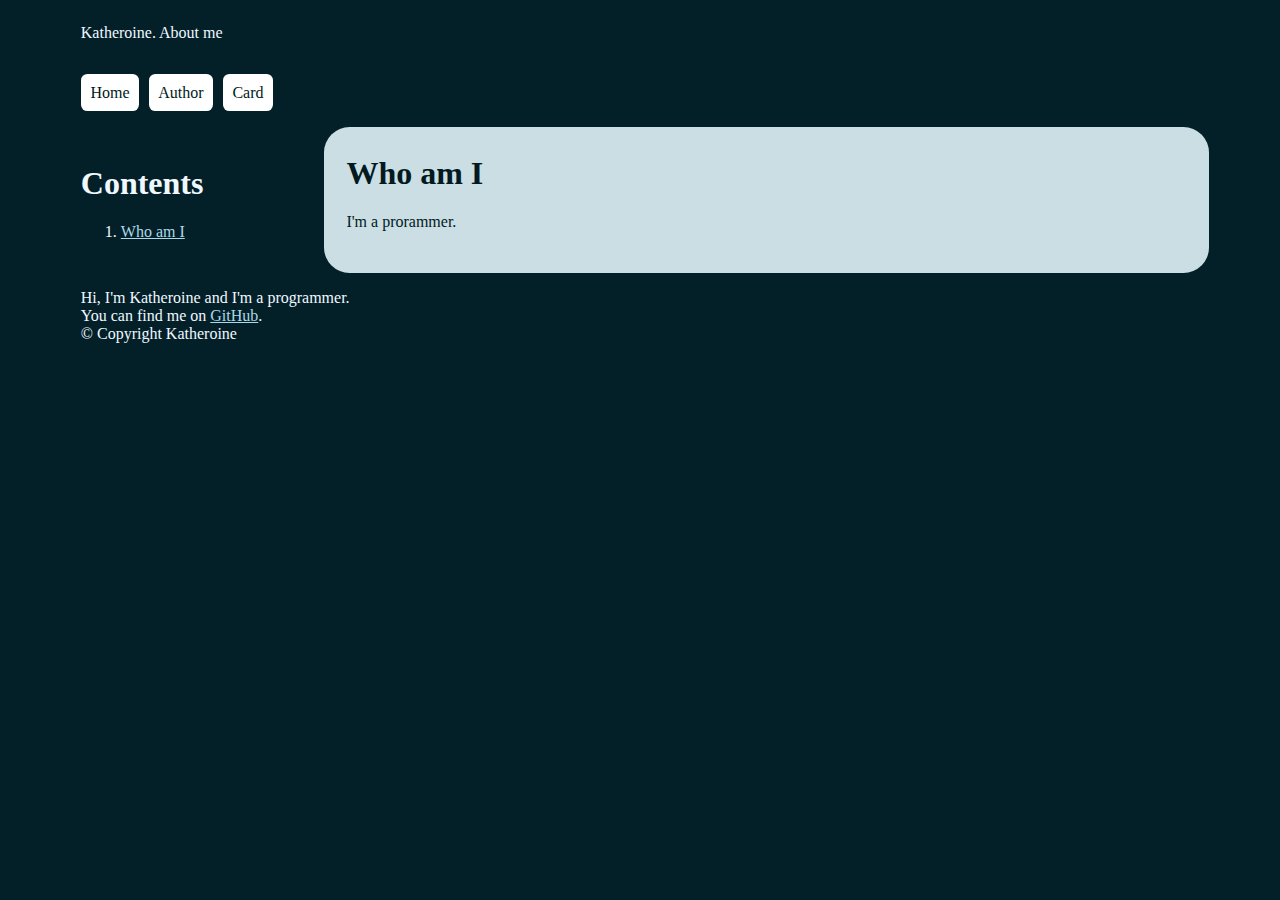
<file: pages/author.html>
<!doctype html>
<html lang="en-GB">
  <head>
    <meta charset="utf-8">
    <meta name="language" content="english">
    <meta name="viewport" content="width=device-width, initial-scale=1.0">
    <meta name="description" content="FlyNerd: Summer of Code 2023 challenge">
    <meta name="keywords" content="flynerd, summer of code, katheroine">
    <meta name="author" content="katheroine <katheroine@gmail.com>">
    <link type="text/css" rel="stylesheet" href="../assets/stylesheets/site.css">
    <title>Katheroine. About me</title>
  </head>
  <body>
    <header>
      Katheroine. About me
    </header>
    <nav>
      <div class="navigation-item">
        <a id="home-link" href="../index.html">Home</a>
      </div>
      <div class="navigation-item">
        <a id="author-link" href=".">Author</a>
      </div>
      <div class="navigation-item">
        <a id="card-link" href="card.html">Card</a>
      </div>
    </nav>
    <aside id="contents">
      <h1>Contents</h1>
      <ol>
        <li><a href="#subject-intro">Who am I</a></li>
      </ol>
    </aside>
    <main>
      <article id="subject-content">
        <section id="subject-intro">
          <h1>Who am I</h1>
          <p>
            I'm a prorammer.
          </p>
        </section>
      </article>
    </main>
    <footer>
      <div id="about">
        Hi, I'm Katheroine and I'm a programmer.<br>
        You can find me on <a id="info-author-github-account-link" href="https://github.com/katheroine">GitHub</a>.
      </div>
      <div id="copyright">© Copyright Katheroine</div>
    </footer>
  </body>
</html>
</file>
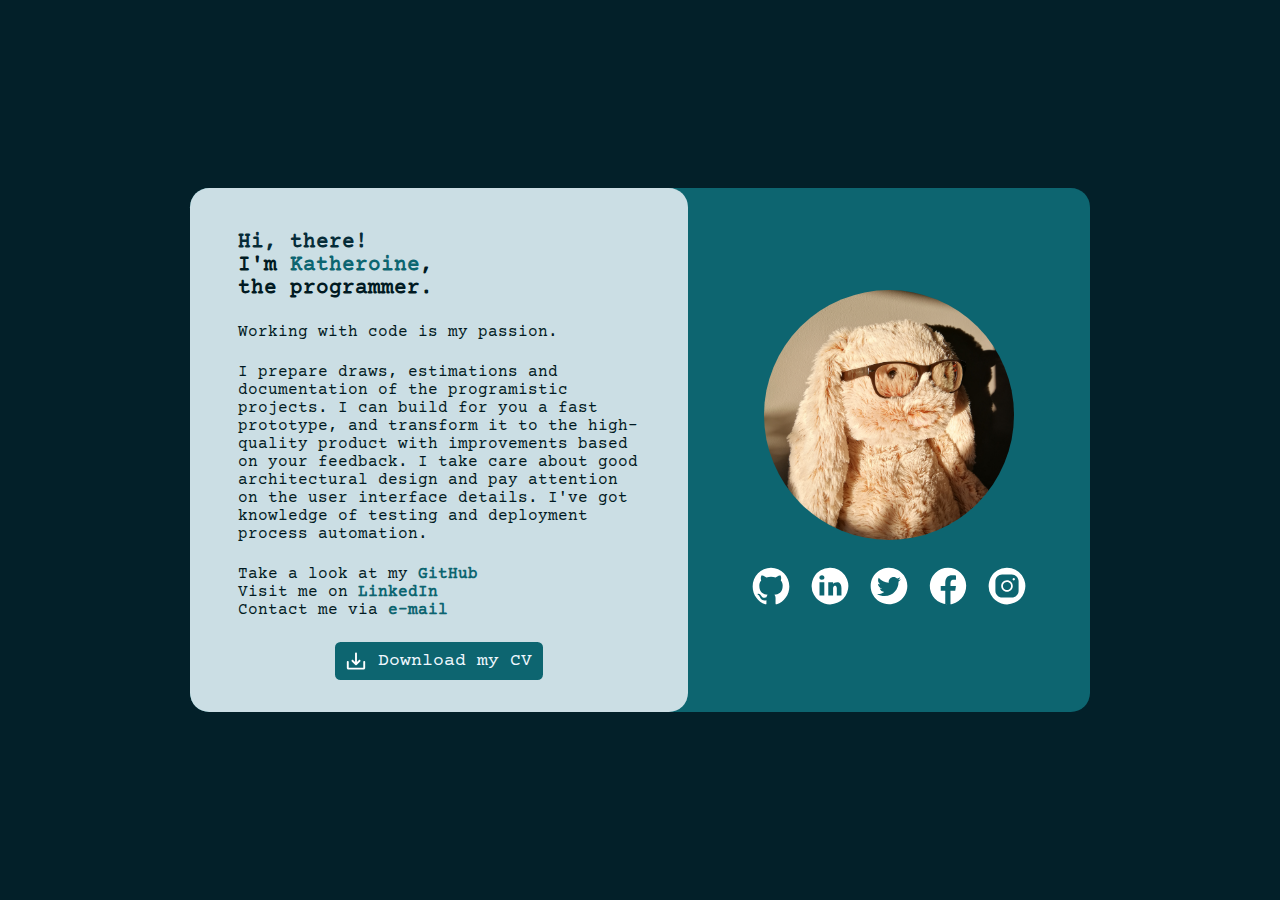
<file: pages/card.html>
<!doctype html>
<html lang="en-GB">
  <head>
    <meta charset="utf-8">
    <meta name="language" content="english">
    <meta name="viewport" content="width=device-width, initial-scale=1.0">
    <meta name="description" content="FlyNerd: Summer of Code 2023 challenge">
    <meta name="keywords" content="flynerd, summer of code, katheroine">
    <meta name="author" content="katheroine <katheroine@gmail.com>">
    <link type="text/css" rel="stylesheet" href="../assets/stylesheets/card.css">
    <title>The Moon</title>
  </head>
  <body>
    <main>
      <section id="info">
        <section id="intro">
          <section id="greetings">Hi, there!</section>
          <section id="presentation">I'm <span id="name">Katheroine</span>,<br> the programmer.</section>
        </section>
        <section id="description">
          <p>Working with code is my passion.</p>
          <p>
            I prepare draws, estimations and documentation of the programistic projects.
            I can build for you a fast prototype, and transform it to the high-quality product
            with improvements based on your feedback.
            I take care about good architectural design and pay attention on the user interface details.
            I've got knowledge of testing and deployment process automation.
          </p>
          <section id="contact-info">
            <section class="github">Take a look at my <a href="">GitHub</a></section>
            <section class="lnkedin">Visit me on <a href="">LinkedIn</a></section>
            <section class="email">Contact me via <a href="">e-mail</a></section>
          </section>
        </section>
        <section id="download-cv">
          <a href="../resources/cv.pdf" download>Download my CV</a>
        </section> 
      </section>
      <aside id="sideboard">
        <div id="photo"></div>
        <div id="places">
          <a class="github" href=""></a>
          <a class="linkedin" href=""></a>
          <a class="twitter" href=""></a>
          <a class="facebook" href=""></a>
          <a class="instagram" href=""></a>
        </div>
      </aside>
    </main>
  </body>
</html>
</file>
<file: assets/stylesheets/site.css>
body
{
  display: grid;
  grid-template-columns: auto 20% 50% 20% auto;
  background-color: rgb(3, 32, 41);
  color: aliceblue;
}

a
{
  color: lightblue;
}

header,
footer,
nav,
#contents
{
  padding: 1em 0.6em;
}

nav
{
  display: flex;
  flex-direction: row;
  justify-content: flex-start;
  gap: 0.6em;
}

.navigation-item
{
  padding: 0.6em;
  border-radius: 0.4em;
  background-color: white;
}

.navigation-item a
{
  text-decoration: none;
  color: rgb(1, 26, 34);
}

main
{
  padding: 0.4em 1.4em;
  border-radius: 1.6em;
  background-color: rgb(203, 222, 228);
  color: rgb(1, 26, 34);
}

main a
{
  color: rgb(1, 60, 80);
}

@media only screen and (min-width: 0px) {
  header,
  nav,
  #contents,
  main,
  footer
  {
    grid-column-start: 2;
    grid-column-end: 5;
  }

  header
  {
    grid-row-start: 1;
  }

  nav
  {
    grid-row-start: 2;
  }

  #contents
  {
    grid-row-start: 3;
  }

  main
  {
    grid-row-start: 4;
  }

  footer
  {
    grid-row-start: 5;
  }
}

@media only screen and (min-width: 640px) {
  main, #contents
  {
    grid-row-start: 3;
  }

  #contents
  {
    grid-column-start: 4;
    grid-column-end: 5;
  }

  main
  {
    grid-column-start: 2;
    grid-column-end: 4;
  }
}

@media only screen and (min-width: 1024px) {
  #contents
  {
    grid-column-start: 2;
    grid-column-end: 3;
  }

  main
  {
    grid-column-start: 3;
    grid-column-end: 5;
  }
}
</file>
<file: assets/stylesheets/card.css>
@font-face
{
  font-family: courier-prime-regular;
  src: url('../fonts/courier-prime/CourierPrime-Regular.ttf');
}

:root
{
  font-size: 16px;
}

*
{
  margin: 0;
  padding: 0;
}

html
{
  height: 100%;
}

body
{
  min-height: 100%;
}

body
{
  display: flex;
  justify-content: center;
  align-items: center;
  background-color: rgb(3, 32, 41);
}

main
{
  display: flex;
  background-color: rgb(13, 101, 112);
}

#info
{
  display: flex;
  flex-direction: column;
  justify-content: space-evenly;
  background-color: rgb(203, 222, 228);
  color: rgb(1, 26, 34);
  font-family: courier-prime-regular, 'Courier New', Courier, monospace;
}

#greetings,
#presentation
{
  font-weight: bold;
}

#greetings
{
  color: rgb(6, 44, 56);
}

#name,
#contact-info a
{
  color: rgb(13, 101, 112);
}

#contact-info a
{
  font-weight: bold;
  text-decoration: none;
}

#download-cv
{
  display: flex;
  flex-direction: row;
  justify-content: center;
}

#download-cv a
{
  display: flex;
  flex-direction: row;
  align-items: center;
  background-color: rgb(13, 101, 112);
  color: aliceblue;
  text-decoration: none;
}

#download-cv a::before
{
  display: inline-block;
  content: '';
  background-image: url(../images/icons/download.svg);
  background-repeat: no-repeat;
  background-position: center;
  background-size: cover;
}

#sideboard
{
  display: flex;
  flex-direction: column;
  align-items: center;
}

#photo
{
  border-radius: 50% 50%;
  background-image: url(../images/plush_alterego.png);
  background-size: cover;
}

#places
{
  display: flex;
  flex-direction: row;
}

#places a::before
{
  display: inline-block;
  content: '';
  border-radius: 50% 50%;
  background-position: center;
  background-repeat: no-repeat;
}

#places a:hover::before
{
  background-color: rgb(3, 32, 41);
}

#places a.github::before
{
  background-image: url(../images/icons/github.svg);
}

#places a.linkedin::before
{
  background-image: url(../images/icons/linkedin.svg);
}

#places a.twitter::before
{
  background-image: url(../images/icons/twitter.svg);
}

#places a.facebook::before
{
  background-image: url(../images/icons/facebook.svg);
}

#places a.instagram::before
{
  background-image: url(../images/icons/instagram.svg);
}

@media (orientation: portrait) {
  main
  {
    flex-direction: column-reverse;
  }

  #sideboard
  {
    justify-content: center;
    gap: 3vw;
  }
}

@media (orientation: landscape) {
  main
  {
    flex-direction: row;
  }

  #info
  {
    flex: 4;
  }

  #sideboard
  {
    flex: 3;
    justify-content: center;
    gap: 1.6em;
  }
}

@media (min-width: 0px)
{
  main
  {
    width: 90%;
  }

  main,
  #info
  {
    border-radius: 0.8em;
  }

  #info
  {
    padding: 4.4vw 4vw;
  }

  #greetings,
  #presentation
  {
    font-size: max(2vw, 2vh);
  }

  #intro,
  #info p,
  #contact-info
  {
    font-size: max(1.6vw, 1.6vh);
  }

  #intro
  {
    margin-top: 1vw;
  }

  #info p,
  #contact-info
  {
    margin: 4vw 0;
  }

  #download-cv a
  {
    gap: 0.6em;
    padding: 0.5em 0.6em;
    border-radius: 0.3em;
    font-size: max(1.8vw, 1.8vh);
  }

  #download-cv a::before
  {
    width: max(2vw, 2vh);
    height: max(2vw, 2vh);
  }

  #sideboard
  {
    padding: 1em 0;
  }

  #photo
  {
    width: max(6vh, 20vw);
    height: max(6vh, 20vw);
  }

  #places
  {
    gap: 2vw;
  }

  #places a::before
  {
    width: 4vw;
    height: 4vw;
    background-size: cover;
  }
}

@media (min-width: 500px)
{
  main
  {
    width: 90%;
  }

  main,
  #info
  {
    border-radius: 1em;
  }

  #info
  {
    padding: 2.2vw 3.6vw;
  }

  #intro
  {
    margin-top: 0.5vw;
  }

  #info p,
  #contact-info
  {
    margin: 2vw 0;
  }
}

@media (min-width: 1000px)
{
  main
  {
    width: 80%;
    max-width: 900px;
  }

  main,
  #info
  {
    border-radius: 1.2em;
  }

  #info
  {
    flex: 1;
    padding: 2em 3em;
  }

  #greetings,
  #presentation
  {
    font-size: 130%;
  }

  #intro,
  #info p,
  #contact-info
  {
    font-size: 100%;
  }

  #intro
  {
    margin-top: 0.7em;
  }

  #info p,
  #contact-info
  {
    margin: 1.4em 0;
  }

  #download-cv a
  {
    font-size: 115%;
  }

  #download-cv a::before
  {
    max-width: 20px;
    max-height: 20px;
  }

  #sideboard
  {
    flex: 1;
  }

  #photo
  {
    width: 20vw;
    height: 20vw;
    max-width: 250px;
    max-height: 250px;
  }

  #places
  {
    gap: 1.2em;
  }

  #places a::before
  {
    max-width: 40px;
    max-height: 40px;
  }
}
</file>
